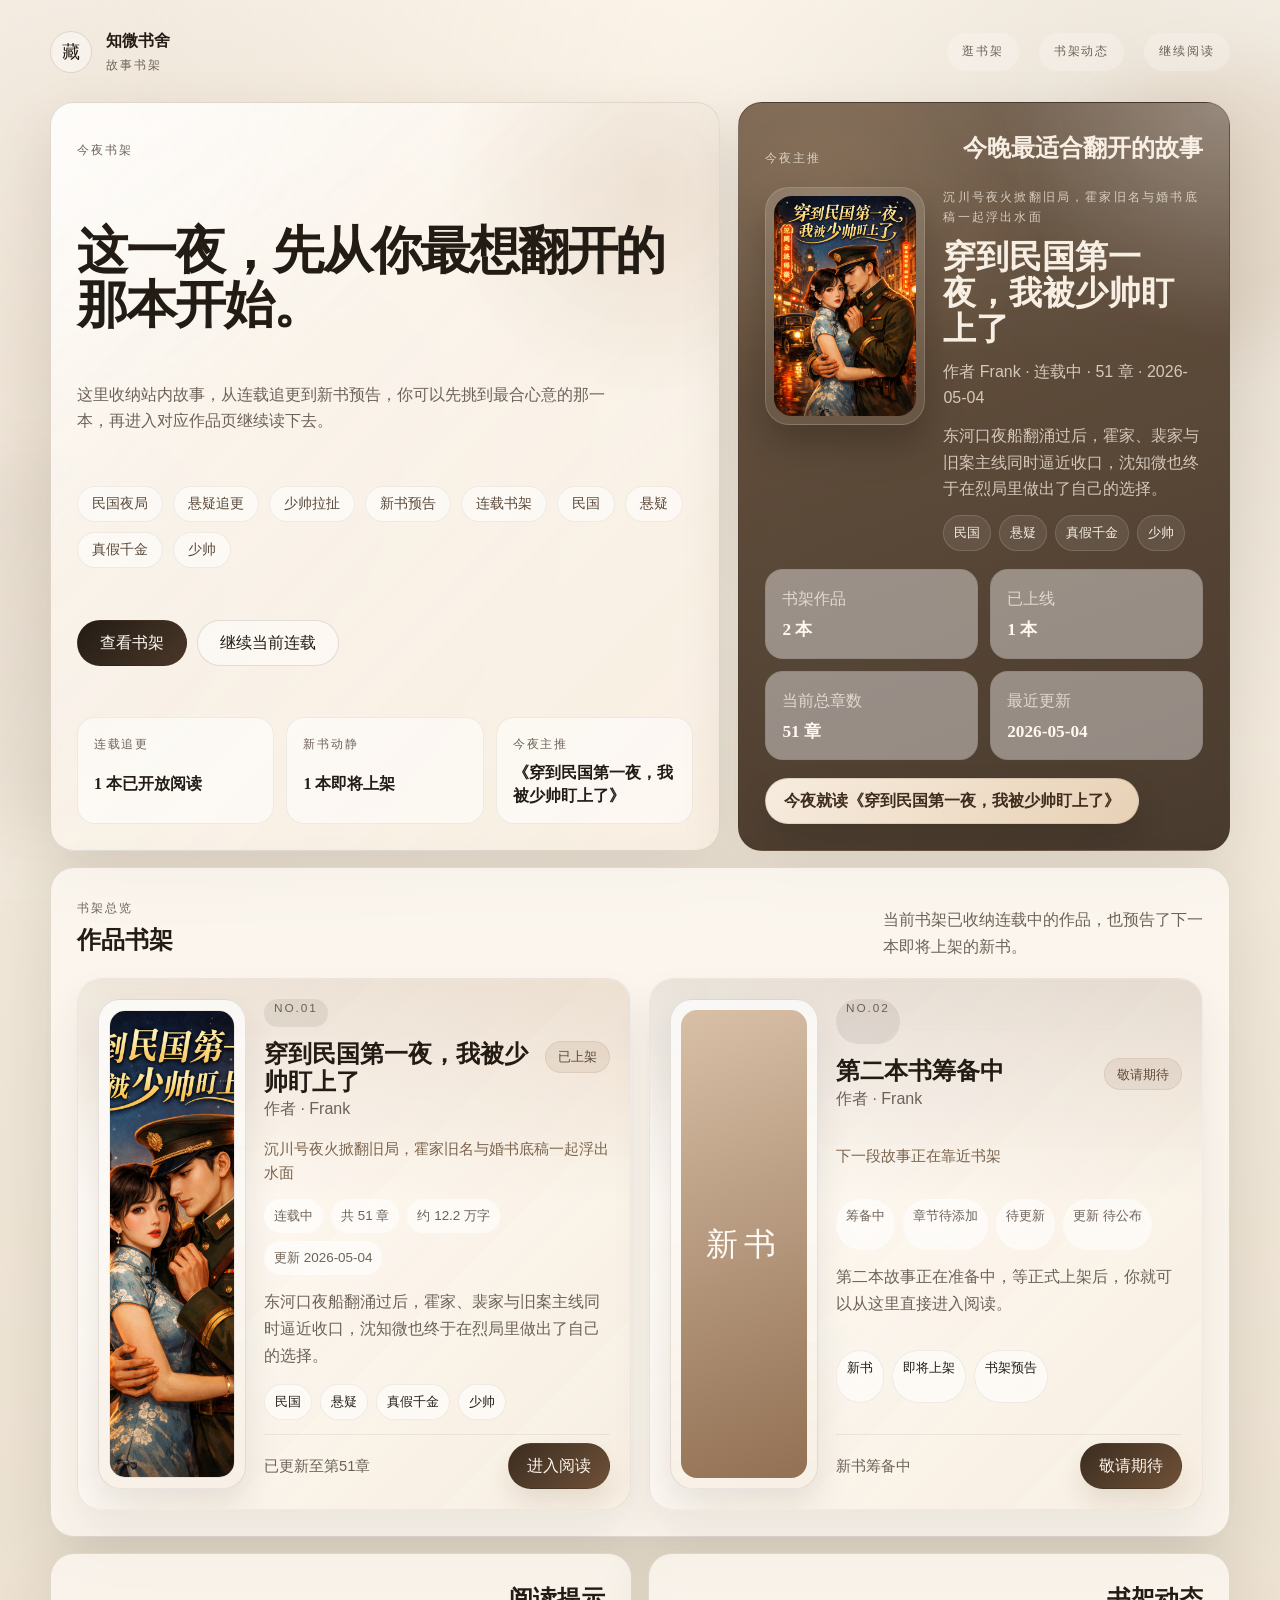
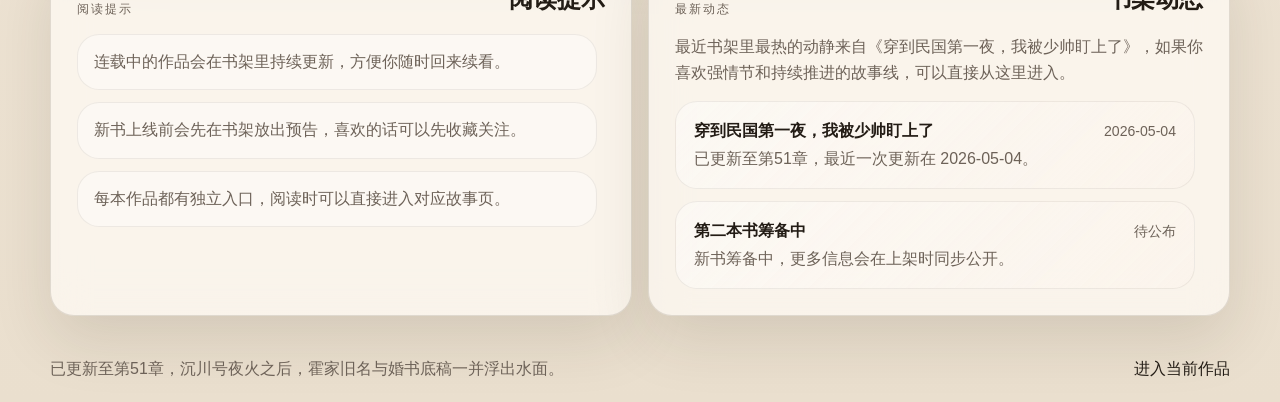
<file: index.html>
﻿<!DOCTYPE html>
<html lang="zh-CN">
<head>
  <meta charset="UTF-8">
  <meta name="viewport" content="width=device-width, initial-scale=1.0">
  <meta
    name="description"
    content="知微书舍书架首页，可在这里挑选想读的作品并进入对应链接。"
  >
  <title>知微书舍 | 书架</title>
  <link rel="stylesheet" href="assets/css/styles.css">
  <script defer src="assets/js/bookshelf-data.js"></script>
  <script defer src="assets/js/app.js"></script>
</head>
<body class="home-page bookshelf-page">
  <div class="ambient ambient-one"></div>
  <div class="ambient ambient-two"></div>

  <header class="site-header fade-section">
    <a class="brand" href="index.html">
      <span class="brand-mark">藏</span>
      <span class="brand-copy">
        <strong id="brand-name">知微书舍</strong>
        <small id="brand-subtitle">故事书架</small>
      </span>
    </a>
    <div class="header-actions">
      <nav class="site-nav">
        <a href="#bookshelf">逛书架</a>
        <a href="#publishing-notes">书架动态</a>
        <a id="header-feature-link" href="reader.html">继续阅读</a>
      </nav>
    </div>
  </header>

  <main class="page-shell">
    <section class="library-hero fade-section">
      <article class="panel library-intro">
        <p class="eyebrow" id="home-eyebrow">书架精选</p>
        <h1 id="home-heading">在书架里，先翻开今晚最对味的那一本。</h1>
        <p class="hero-tagline" id="home-description">
          这里收纳站内作品，你可以先挑喜欢的故事，再进入对应作品页继续阅读。
        </p>
        <div class="hero-marquee" id="hero-marquee"></div>
        <div class="hero-actions">
          <a class="button button-primary" href="#bookshelf">查看书架</a>
          <a class="button button-secondary" id="hero-feature-link" href="reader.html">继续当前连载</a>
        </div>
        <div class="hero-glance" id="hero-glance"></div>
      </article>

      <aside class="panel library-feature">
        <div class="panel-heading">
          <span>今夜主推</span>
          <h2>今晚最适合翻开的故事</h2>
        </div>
        <div class="feature-book-card">
          <div class="feature-book-cover" id="feature-cover"></div>
          <div class="feature-book-body">
            <p class="feature-kicker" id="feature-kicker">今晚主推</p>
            <h3 id="feature-title">主推作品</h3>
            <p class="feature-meta" id="feature-meta">作者 · 更新信息</p>
            <p class="panel-copy feature-summary" id="feature-copy">
              当前更新中的作品会优先显示在这里，方便读者一进站就看到最新连载。
            </p>
            <div class="feature-tags" id="feature-tags"></div>
          </div>
        </div>
        <div class="library-stats" id="library-stats"></div>
        <a class="feature-link" id="feature-link" href="reader.html">进入本周主推</a>
      </aside>
    </section>

    <section class="catalog-section shelf-section fade-section" id="bookshelf">
      <div class="section-heading">
        <div>
          <span>书架总览</span>
          <h2>作品书架</h2>
        </div>
        <p id="bookshelf-description">
          书架会持续收纳更多故事，点击任意封面即可进入对应作品页。
        </p>
      </div>
      <div class="bookshelf-grid" id="bookshelf-grid"></div>
    </section>

    <section class="roadmap-grid fade-section" id="publishing-notes">
      <article class="panel panel-compact">
        <div class="panel-heading">
          <span>阅读提示</span>
          <h2>阅读提示</h2>
        </div>
        <div class="panel-body-scroll">
          <ul class="notes-list" id="publishing-notes-list"></ul>
        </div>
      </article>

      <article class="panel panel-compact">
        <div class="panel-heading">
          <span>最新动态</span>
          <h2>书架动态</h2>
        </div>
        <p class="panel-copy" id="activity-copy">
          首页会优先展示最近有动态的作品，方便你快速进入感兴趣的故事。
        </p>
        <div class="panel-body-scroll">
          <div class="timeline-list" id="bookshelf-activity"></div>
        </div>
      </article>
    </section>
  </main>

  <footer class="site-footer fade-section">
    <p id="footer-copy">知微书舍会持续上新，欢迎从书架里挑选下一本想读的故事。</p>
    <a href="reader.html" id="footer-feature-link">进入当前作品</a>
  </footer>
</body>
</html>
</file>
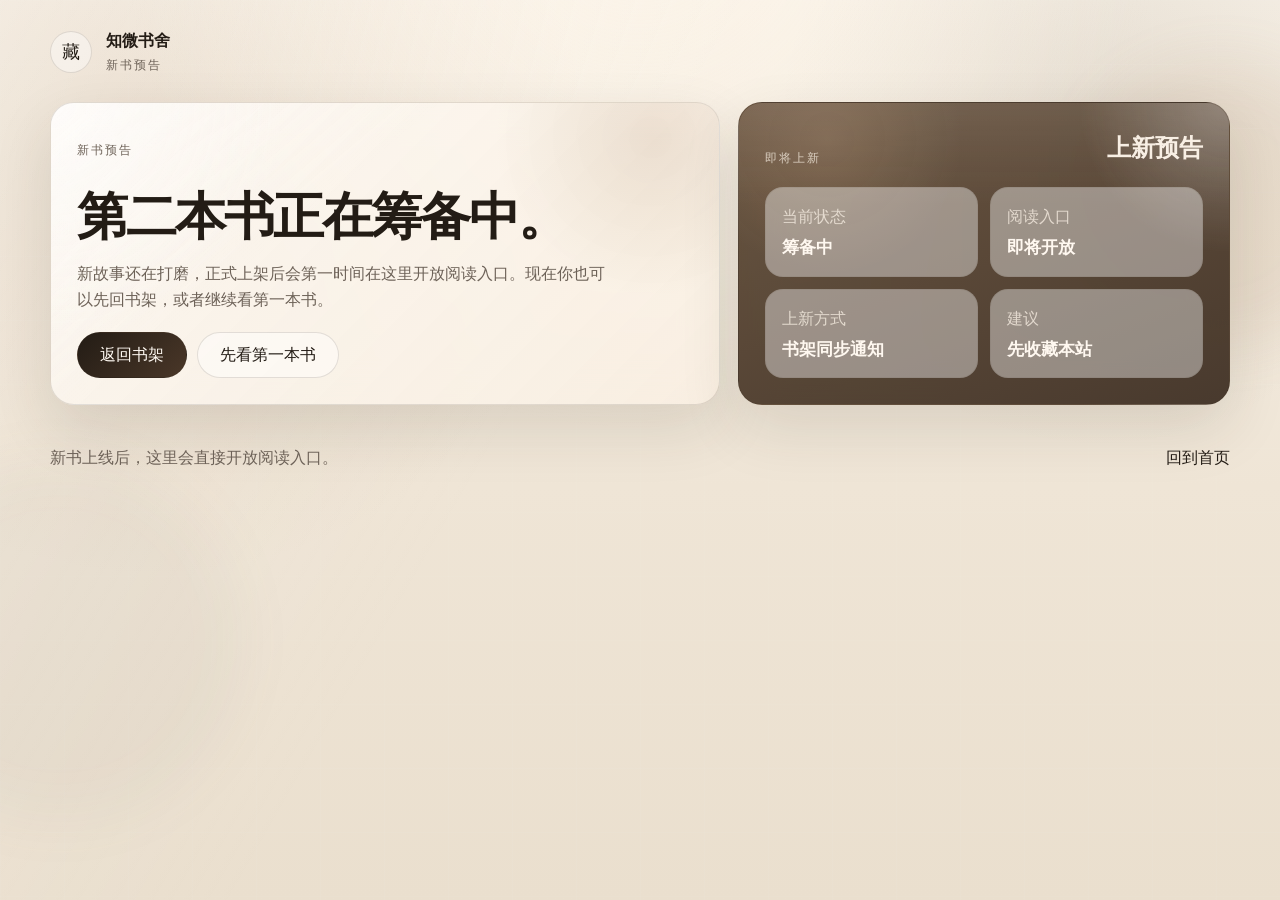
<file: coming-soon.html>
﻿<!DOCTYPE html>
<html lang="zh-CN">
<head>
  <meta charset="UTF-8">
  <meta name="viewport" content="width=device-width, initial-scale=1.0">
  <meta name="description" content="知微书舍新书预告页，第二本书正在筹备中。">
  <title>新书筹备中 | 知微书舍</title>
  <link rel="stylesheet" href="assets/css/styles.css">
</head>
<body class="home-page bookshelf-page">
  <div class="ambient ambient-one"></div>
  <div class="ambient ambient-two"></div>

  <header class="site-header fade-section visible">
    <a class="brand" href="index.html">
      <span class="brand-mark">藏</span>
      <span class="brand-copy">
        <strong>知微书舍</strong>
        <small>新书预告</small>
      </span>
    </a>
  </header>

  <main class="page-shell">
    <section class="library-hero fade-section visible">
      <article class="panel library-intro">
        <p class="eyebrow">新书预告</p>
        <h1>第二本书正在筹备中。</h1>
        <p class="hero-tagline">
          新故事还在打磨，正式上架后会第一时间在这里开放阅读入口。现在你也可以先回书架，或者继续看第一本书。
        </p>
        <div class="hero-actions">
          <a class="button button-primary" href="index.html">返回书架</a>
          <a class="button button-secondary" href="reader.html?chapter=51">先看第一本书</a>
        </div>
      </article>

      <aside class="panel library-feature">
        <div class="panel-heading">
          <span>即将上新</span>
          <h2>上新预告</h2>
        </div>
        <div class="library-stats">
          <div>
            <span>当前状态</span>
            <strong class="library-stat-value">筹备中</strong>
          </div>
          <div>
            <span>阅读入口</span>
            <strong class="library-stat-value">即将开放</strong>
          </div>
          <div>
            <span>上新方式</span>
            <strong class="library-stat-value">书架同步通知</strong>
          </div>
          <div>
            <span>建议</span>
            <strong class="library-stat-value">先收藏本站</strong>
          </div>
        </div>
      </aside>
    </section>
  </main>

  <footer class="site-footer fade-section visible">
    <p>新书上线后，这里会直接开放阅读入口。</p>
    <a href="index.html">回到首页</a>
  </footer>
</body>
</html>
</file>
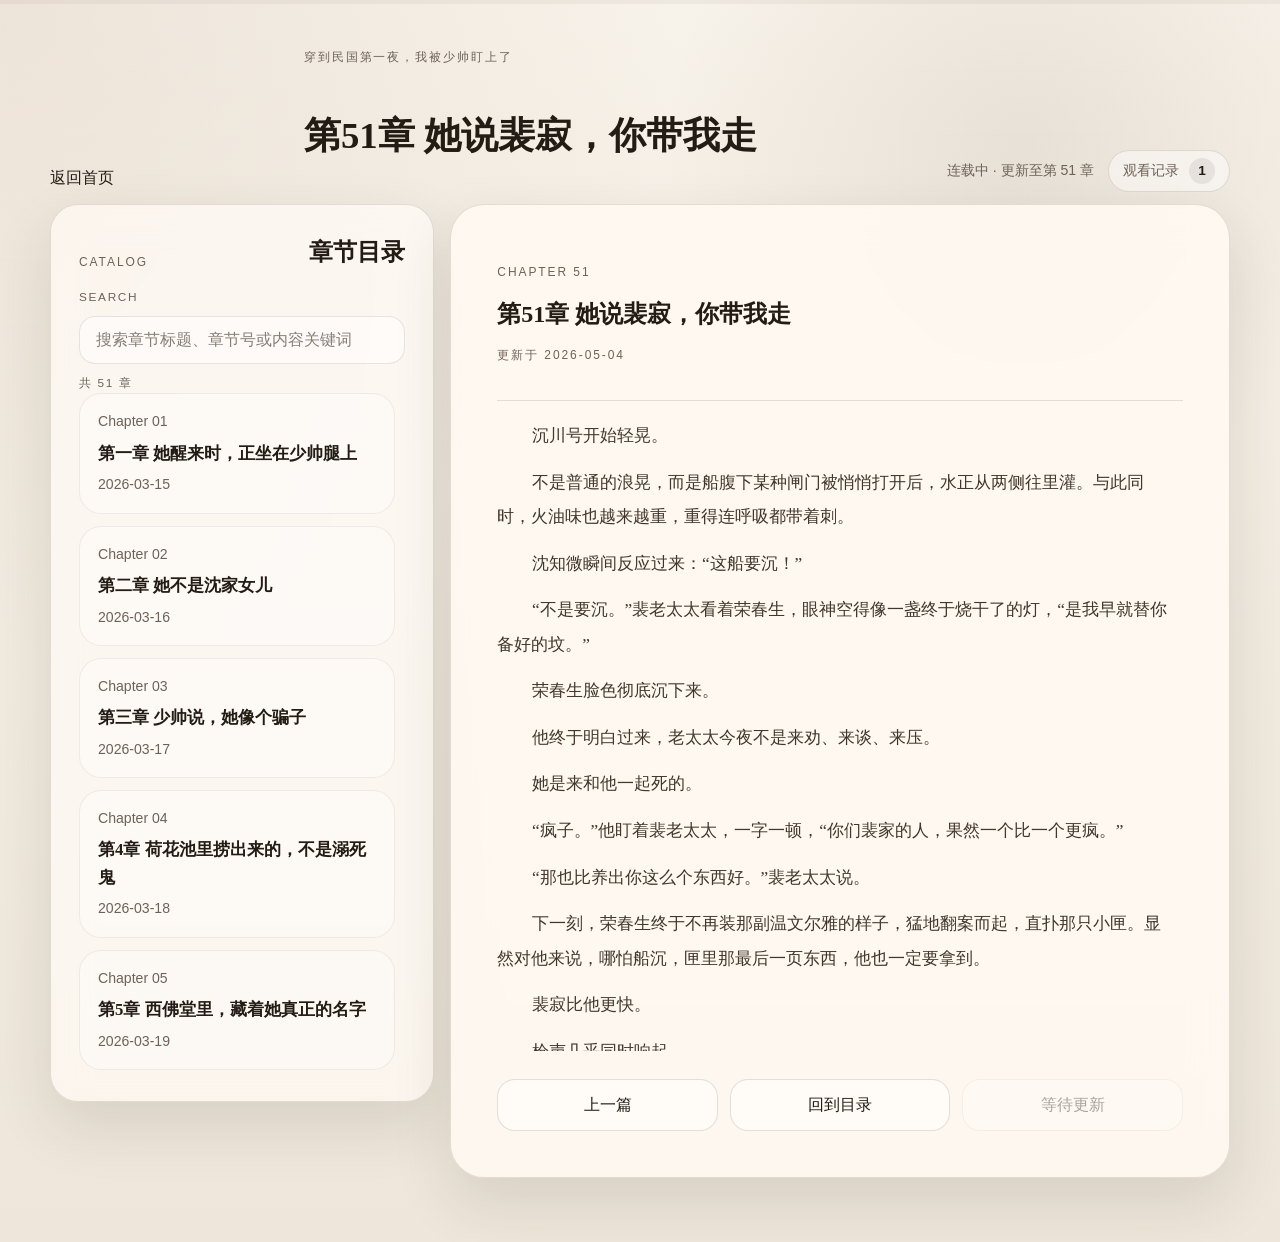
<file: reader.html>
<!DOCTYPE html>
<html lang="zh-CN">
<head>
  <meta charset="UTF-8">
  <meta name="viewport" content="width=device-width, initial-scale=1.0">
  <meta name="description" content="小说章节阅读页。">
  <title>章节阅读 | 小说站</title>
  <link rel="stylesheet" href="assets/css/styles.css">
  <script defer src="assets/js/novel-data.js"></script>
  <script defer src="assets/js/reader.js"></script>
</head>
<body class="reader-page">
  <div class="reader-progress">
    <span id="reading-progress-bar"></span>
  </div>

  <header class="reader-header visible">
    <a class="reader-home-link" href="index.html">返回首页</a>
    <div class="reader-header-copy">
      <p id="reader-site-title">Novel Residence</p>
      <h1 id="reader-chapter-title">章节标题</h1>
    </div>
    <div class="reader-header-actions">
      <div class="reader-header-meta" id="reader-header-meta"></div>
      <details class="history-widget">
        <summary class="history-trigger">
          <span>观看记录</span>
          <strong id="reader-history-count">0</strong>
        </summary>
        <div class="history-panel">
          <div class="history-panel-head">
            <span>Recent</span>
            <h2>最近阅读</h2>
          </div>
          <div class="history-list" id="reader-history-list"></div>
          <p class="history-empty" id="reader-history-empty" hidden>还没有阅读记录，读过章节后这里会自动出现。</p>
        </div>
      </details>
    </div>
  </header>

  <main class="reader-layout">
    <aside class="reader-sidebar visible">
      <div class="sidebar-heading">
        <span>Catalog</span>
        <h2>章节目录</h2>
      </div>
      <div class="reader-search">
        <label class="search-box" for="reader-chapter-search">
          <span>Search</span>
          <input
            id="reader-chapter-search"
            type="search"
            inputmode="search"
            autocomplete="off"
            placeholder="搜索章节标题、章节号或内容关键词"
          >
        </label>
        <p class="search-summary" id="reader-search-summary">共 0 章</p>
      </div>
      <div class="reader-catalog" id="reader-catalog"></div>
      <p class="search-empty" id="reader-search-empty" hidden>暂时没有找到相关章节，换个关键词再试试。</p>
    </aside>

    <article class="reader-article visible">
      <div class="reader-article-head">
        <p class="eyebrow" id="reader-chapter-label">Chapter</p>
        <h2 id="reader-article-title">章节标题</h2>
        <p class="reader-article-meta" id="reader-article-meta">更新于 2026-04-01</p>
      </div>

      <div class="reader-copy is-loading" id="chapter-content">
        <p>正在加载章节内容...</p>
      </div>

      <nav class="reader-nav" id="reader-nav"></nav>
    </article>
  </main>
</body>
</html>
</file>
<file: assets/css/styles.css>
:root {
  --bg: #f3ede3;
  --bg-strong: rgba(255, 250, 242, 0.76);
  --surface: rgba(255, 251, 246, 0.72);
  --surface-strong: rgba(255, 249, 241, 0.92);
  --border: rgba(69, 54, 37, 0.14);
  --text: #231c15;
  --muted: #6d6258;
  --accent: #8a6341;
  --accent-soft: #d9c4ae;
  --shadow: 0 24px 60px rgba(52, 39, 26, 0.12);
  --serif: "Iowan Old Style", "Palatino Linotype", "Noto Serif SC", "Songti SC", serif;
  --sans: "Avenir Next", "Segoe UI", "PingFang SC", "Hiragino Sans GB", sans-serif;
  --max-width: 1180px;
}

* {
  box-sizing: border-box;
}

html {
  scroll-behavior: smooth;
}

body {
  margin: 0;
  min-height: 100vh;
  color: var(--text);
  background:
    radial-gradient(circle at top left, rgba(167, 128, 94, 0.12), transparent 38%),
    radial-gradient(circle at 80% 12%, rgba(110, 84, 58, 0.1), transparent 24%),
    linear-gradient(180deg, #f7f2ea 0%, #f1eadf 54%, #eee6da 100%);
  font-family: var(--sans);
  line-height: 1.65;
  overflow-x: hidden;
}

body::before {
  position: fixed;
  inset: 0;
  background-image:
    linear-gradient(rgba(255, 255, 255, 0.18) 1px, transparent 1px),
    linear-gradient(90deg, rgba(255, 255, 255, 0.18) 1px, transparent 1px);
  background-size: 64px 64px;
  opacity: 0.24;
  content: "";
  pointer-events: none;
}

a {
  color: inherit;
  text-decoration: none;
}

button,
a {
  transition:
    transform 240ms ease,
    border-color 240ms ease,
    background-color 240ms ease,
    color 240ms ease,
    opacity 240ms ease;
}

.ambient {
  position: fixed;
  border-radius: 999px;
  filter: blur(28px);
  opacity: 0.5;
  pointer-events: none;
}

.ambient-one {
  top: 64px;
  right: -80px;
  width: 280px;
  height: 280px;
  background: rgba(176, 136, 99, 0.24);
}

.ambient-two {
  bottom: 80px;
  left: -120px;
  width: 360px;
  height: 360px;
  background: rgba(120, 112, 96, 0.12);
}

.site-header,
.page-shell,
.site-footer,
.reader-header,
.reader-layout {
  position: relative;
  z-index: 1;
}

.site-header,
.reader-header {
  z-index: 12;
}

.site-header,
.site-footer,
.reader-header,
.reader-layout {
  width: min(calc(100% - 32px), var(--max-width));
  margin-inline: auto;
}

.site-header,
.reader-header {
  display: flex;
  align-items: center;
  justify-content: space-between;
  gap: 20px;
  padding: 28px 0 12px;
}

.brand,
.reader-home-link {
  display: inline-flex;
  align-items: center;
  gap: 14px;
}

.brand-mark {
  display: grid;
  place-items: center;
  width: 42px;
  height: 42px;
  border: 1px solid var(--border);
  border-radius: 50%;
  background: rgba(255, 255, 255, 0.4);
  font-family: var(--serif);
  font-size: 1.15rem;
}

.brand-copy,
.reader-header-copy {
  display: flex;
  flex-direction: column;
  gap: 2px;
}

.brand-copy strong,
.reader-header-copy h1 {
  font-family: var(--serif);
  font-size: 1rem;
  font-weight: 600;
}

.brand-copy small,
.reader-header-copy p,
.site-nav a,
.section-heading span,
.panel-heading span,
.sidebar-heading span,
.status-label,
.eyebrow,
.reader-article-meta {
  letter-spacing: 0.16em;
  text-transform: uppercase;
  font-size: 0.75rem;
  color: var(--muted);
}

.site-nav {
  display: inline-flex;
  gap: 20px;
  flex-wrap: wrap;
}

.header-actions,
.reader-header-actions {
  display: flex;
  align-items: center;
  justify-content: flex-end;
  gap: 14px;
}

.reader-header-actions {
  min-width: 0;
}

.site-nav a:hover,
.reader-home-link:hover,
.site-footer a:hover {
  color: var(--accent);
}

.history-widget {
  position: relative;
}

.history-widget[open] {
  z-index: 24;
}

.history-trigger {
  display: inline-flex;
  align-items: center;
  gap: 10px;
  min-height: 42px;
  padding: 0 14px;
  border: 1px solid var(--border);
  border-radius: 999px;
  background: rgba(255, 255, 255, 0.46);
  list-style: none;
  cursor: pointer;
}

.history-trigger::-webkit-details-marker {
  display: none;
}

.history-trigger span {
  color: var(--muted);
  font-size: 0.9rem;
}

.history-trigger strong {
  display: inline-grid;
  place-items: center;
  min-width: 26px;
  height: 26px;
  padding: 0 8px;
  border-radius: 999px;
  background: rgba(35, 28, 21, 0.08);
  font-size: 0.85rem;
  font-weight: 600;
}

.history-widget[open] .history-trigger {
  border-color: rgba(138, 99, 65, 0.32);
  background: rgba(255, 255, 255, 0.7);
}

.history-panel {
  position: absolute;
  top: calc(100% + 12px);
  right: 0;
  z-index: 30;
  width: min(360px, calc(100vw - 32px));
  padding: 18px;
  border: 1px solid var(--border);
  border-radius: 24px;
  background: rgba(255, 251, 246, 0.96);
  backdrop-filter: blur(18px);
  box-shadow: var(--shadow);
}

.history-panel-head {
  display: grid;
  gap: 2px;
  margin-bottom: 14px;
}

.history-panel-head span {
  letter-spacing: 0.16em;
  text-transform: uppercase;
  font-size: 0.72rem;
  color: var(--muted);
}

.history-panel-head h2 {
  margin: 0;
  font-family: var(--serif);
  font-size: 1.08rem;
  font-weight: 600;
}

.history-list {
  display: grid;
  gap: 10px;
  max-height: 320px;
  overflow-y: auto;
  scrollbar-width: thin;
  scrollbar-color: rgba(138, 99, 65, 0.34) transparent;
}

.history-entry {
  display: grid;
  gap: 6px;
  padding: 14px 16px;
  border: 1px solid rgba(69, 54, 37, 0.08);
  border-radius: 18px;
  background: rgba(255, 255, 255, 0.62);
}

.history-entry:hover {
  transform: translateY(-2px);
  border-color: rgba(138, 99, 65, 0.36);
}

.history-entry-top {
  display: flex;
  justify-content: space-between;
  gap: 12px;
  align-items: baseline;
}

.history-entry-top strong {
  font-family: var(--serif);
  font-size: 1rem;
  font-weight: 600;
}

.history-entry-top span,
.history-entry p,
.history-empty {
  color: var(--muted);
}

.history-entry p,
.history-empty {
  margin: 0;
}

.page-shell {
  width: min(calc(100% - 32px), var(--max-width));
  margin: 14px auto 40px;
}

.hero-grid,
.home-content-grid,
.reader-layout {
  display: grid;
  gap: 16px;
}

.hero-grid {
  grid-template-columns: minmax(280px, 0.9fr) minmax(0, 1.5fr);
  align-items: stretch;
}

.hero-card,
.status-card,
.panel,
.reader-sidebar,
.reader-article {
  border: 1px solid var(--border);
  background: var(--surface);
  backdrop-filter: blur(18px);
  box-shadow: var(--shadow);
}

.hero-card,
.status-card,
.panel {
  padding: 26px;
  border-radius: 24px;
}

.hero-card {
  display: flex;
  flex-direction: column;
  align-self: stretch;
  min-height: 100%;
  gap: 14px;
}

.hero-card h1,
.reader-article-head h2,
.section-heading h2,
.panel-heading h2,
.sidebar-heading h2 {
  margin: 0;
  font-family: var(--serif);
  font-weight: 600;
}

.hero-card h1 {
  max-width: none;
  width: 100%;
  font-size: clamp(1.08rem, 2.35vw, 2.45rem);
  line-height: 1.1;
  letter-spacing: -0.03em;
  white-space: nowrap;
  overflow: hidden;
  text-overflow: ellipsis;
}

.hero-tagline,
.copy-stack p,
.notes-list li,
.chapter-card p,
.timeline-item p,
.reader-copy p {
  color: var(--muted);
}

.hero-tagline {
  max-width: 60ch;
  margin: 0;
  font-size: 1rem;
}

.mini-heading {
  display: flex;
  justify-content: space-between;
  align-items: end;
  gap: 16px;
}

.mini-heading span {
  letter-spacing: 0.16em;
  text-transform: uppercase;
  font-size: 0.75rem;
  color: var(--muted);
}

.mini-heading h2 {
  margin: 0;
  font-family: var(--serif);
  font-size: 1.18rem;
  font-weight: 600;
}

.hero-synopsis-block {
  display: grid;
  gap: 10px;
  padding: 14px 16px;
  border: 1px solid rgba(69, 54, 37, 0.08);
  border-radius: 20px;
  background: rgba(255, 255, 255, 0.34);
}

.hero-synopsis {
  max-height: 250px;
  padding-right: 8px;
  overflow-y: auto;
  overflow-x: hidden;
  scrollbar-width: thin;
  scrollbar-color: rgba(138, 99, 65, 0.34) transparent;
}

.hero-actions {
  display: flex;
  gap: 10px;
  flex-wrap: wrap;
  margin: 2px 0 0;
}

.button {
  display: inline-flex;
  align-items: center;
  justify-content: center;
  min-height: 46px;
  padding: 0 22px;
  border-radius: 999px;
  border: 1px solid var(--border);
}

.button:hover {
  transform: translateY(-2px);
}

.button-primary {
  background: linear-gradient(135deg, #231c15 0%, #4a3728 100%);
  color: #fffaf3;
}

.button-secondary,
.reader-nav-link,
.catalog-link {
  background: rgba(255, 255, 255, 0.46);
}

.hero-meta {
  display: grid;
  grid-template-columns: repeat(3, minmax(0, 1fr));
  gap: 12px;
  margin: 2px 0 0;
}

.hero-meta div {
  padding-top: 10px;
  border-top: 1px solid var(--border);
}

.hero-meta dt {
  margin-bottom: 6px;
  font-size: 0.76rem;
  letter-spacing: 0.14em;
  text-transform: uppercase;
  color: var(--muted);
}

.hero-meta dd {
  margin: 0;
  font-family: var(--serif);
  font-size: 1.05rem;
}

.status-card {
  display: flex;
  flex-direction: column;
  min-height: 100%;
  gap: 14px;
}

.status-top {
  display: grid;
  grid-template-columns: minmax(132px, 164px) minmax(0, 1fr);
  gap: 14px;
  align-items: center;
}

.cover-frame {
  margin: 0;
  padding: 8px;
  border: 1px solid rgba(69, 54, 37, 0.12);
  border-radius: 22px;
  background:
    linear-gradient(180deg, rgba(255, 255, 255, 0.72) 0%, rgba(247, 239, 229, 0.82) 100%);
  box-shadow:
    inset 0 1px 0 rgba(255, 255, 255, 0.7),
    0 22px 42px rgba(52, 39, 26, 0.12);
}

.cover-frame img {
  display: block;
  width: 100%;
  max-width: 164px;
  margin-inline: auto;
  aspect-ratio: 3 / 4.25;
  object-fit: cover;
  border-radius: 16px;
  border: 1px solid rgba(69, 54, 37, 0.08);
}

.status-summary {
  display: grid;
  gap: 6px;
}

.status-summary h2 {
  margin: 0;
  font-family: var(--serif);
  font-size: 1.55rem;
  font-weight: 600;
}

.status-copy,
.panel-copy {
  margin: 0;
  color: var(--muted);
}

.status-divider {
  height: 1px;
  background: linear-gradient(90deg, var(--accent-soft), transparent);
}

.status-grid {
  display: grid;
  grid-template-columns: repeat(2, minmax(0, 1fr));
  gap: 10px;
}

.status-row {
  display: grid;
  gap: 4px;
  padding: 12px 14px;
  border: 1px solid rgba(69, 54, 37, 0.08);
  border-radius: 18px;
  background: rgba(255, 255, 255, 0.42);
}

.status-row span {
  color: var(--muted);
}

.status-quote {
  margin: 0;
  padding: 14px 0 0;
  border-top: 1px solid var(--border);
  font-family: var(--serif);
  font-size: 1.05rem;
}

.home-content-grid {
  grid-template-columns: repeat(2, minmax(0, 1fr));
  margin-top: 16px;
  align-items: stretch;
}

.panel {
  display: flex;
  flex-direction: column;
  gap: 14px;
}

.panel-compact {
  min-height: 320px;
}

.panel-body-scroll {
  flex: 1;
  min-height: 0;
  max-height: 240px;
  padding-right: 8px;
  overflow-y: auto;
  overflow-x: hidden;
  scrollbar-width: thin;
  scrollbar-color: rgba(138, 99, 65, 0.34) transparent;
}

.panel-heading,
.section-heading,
.sidebar-heading {
  display: flex;
  justify-content: space-between;
  align-items: end;
  gap: 20px;
}

.search-panel,
.reader-search {
  display: grid;
  gap: 10px;
  margin-top: 16px;
}

.search-box {
  display: grid;
  gap: 8px;
}

.search-box span,
.search-summary {
  letter-spacing: 0.14em;
  text-transform: uppercase;
  font-size: 0.74rem;
  color: var(--muted);
}

.search-box input {
  width: 100%;
  min-height: 48px;
  padding: 0 16px;
  border: 1px solid rgba(69, 54, 37, 0.12);
  border-radius: 16px;
  background: rgba(255, 255, 255, 0.52);
  color: var(--text);
  font: inherit;
  outline: none;
}

.search-box input::placeholder {
  color: rgba(109, 98, 88, 0.82);
}

.search-box input:focus {
  border-color: rgba(138, 99, 65, 0.42);
  box-shadow: 0 0 0 3px rgba(138, 99, 65, 0.12);
}

.search-summary,
.search-empty {
  margin: 0;
}

.search-empty {
  margin-top: 16px;
  padding: 14px 16px;
  border: 1px dashed rgba(69, 54, 37, 0.16);
  border-radius: 18px;
  color: var(--muted);
  background: rgba(255, 255, 255, 0.28);
}

.copy-stack,
.notes-list,
.chapter-list,
.timeline-list,
.reader-catalog,
.reader-copy,
.reader-nav {
  display: grid;
  gap: 12px;
}

.notes-list {
  margin: 0;
  padding: 0;
  list-style: none;
}

.notes-list li,
.timeline-item,
.catalog-link,
.chapter-card {
  border: 1px solid rgba(69, 54, 37, 0.08);
  border-radius: 22px;
  background: rgba(255, 255, 255, 0.36);
}

.notes-list li {
  padding: 14px 16px;
}

.catalog-section {
  margin-top: 16px;
  padding: 26px;
  border: 1px solid var(--border);
  border-radius: 24px;
  background: var(--surface);
  backdrop-filter: blur(18px);
  box-shadow: var(--shadow);
}

.section-heading p {
  max-width: 36ch;
  margin: 0;
  color: var(--muted);
}

.chapter-list {
  grid-template-columns: repeat(2, minmax(0, 1fr));
  margin-top: 16px;
}

.chapter-card,
.catalog-link,
.timeline-item {
  padding: 16px 18px;
}

.chapter-card:hover,
.catalog-link:hover,
.timeline-item:hover,
.reader-nav-link:hover {
  transform: translateY(-2px);
  border-color: rgba(138, 99, 65, 0.36);
}

.chapter-card-top,
.timeline-item-top {
  display: flex;
  justify-content: space-between;
  gap: 14px;
  align-items: baseline;
}

.chapter-card strong,
.timeline-item strong,
.catalog-link strong {
  font-family: var(--serif);
  font-size: 1.05rem;
  font-weight: 600;
}

.chapter-card span,
.timeline-item span,
.catalog-link span,
.reader-header-meta,
.reader-chapter-index {
  color: var(--muted);
  font-size: 0.88rem;
}

.site-footer {
  display: flex;
  justify-content: space-between;
  gap: 20px;
  align-items: center;
  padding-bottom: 20px;
}

.site-footer p {
  color: var(--muted);
  margin: 0;
}

.reader-progress {
  position: fixed;
  inset: 0 0 auto;
  height: 4px;
  background: rgba(69, 54, 37, 0.05);
  z-index: 10;
}

.reader-progress span {
  display: block;
  width: 0%;
  height: 100%;
  background: linear-gradient(90deg, #7e5d3f 0%, #b38e67 100%);
}

.reader-header {
  align-items: end;
  padding-top: 36px;
}

.reader-header-copy h1 {
  font-size: clamp(1.6rem, 3vw, 2.3rem);
}

.reader-header-meta {
  text-align: right;
}

.reader-layout {
  grid-template-columns: minmax(280px, 0.7fr) minmax(0, 1.42fr);
  align-items: start;
  margin-bottom: 64px;
}

.reader-sidebar {
  position: sticky;
  top: 24px;
  display: flex;
  flex-direction: column;
  padding: 28px;
  border-radius: 28px;
}

.reader-article {
  display: flex;
  flex-direction: column;
  padding: 46px;
  border-radius: 34px;
  background: var(--surface-strong);
}

.reader-article-head {
  padding-bottom: 22px;
  border-bottom: 1px solid var(--border);
}

.reader-copy {
  padding-top: 18px;
  padding-right: 10px;
  max-height: calc(100vh - 250px);
  overflow-y: auto;
  overflow-x: hidden;
  overscroll-behavior: contain;
}

.reader-catalog {
  padding-right: 10px;
  max-height: calc(100vh - 220px);
  overflow-y: auto;
  overflow-x: hidden;
  overscroll-behavior: contain;
}

.reader-copy.is-loading p {
  text-indent: 0;
  color: var(--muted);
}

.reader-copy p {
  margin: 0;
  font-family: var(--serif);
  font-size: 1.08rem;
  line-height: 2;
  color: #40362d;
  text-indent: 2em;
}

.catalog-link {
  display: grid;
  gap: 6px;
}

.catalog-link.active {
  border-color: rgba(138, 99, 65, 0.42);
  background: rgba(255, 252, 247, 0.74);
}

.reader-catalog,
.reader-copy {
  scrollbar-width: thin;
  scrollbar-color: rgba(138, 99, 65, 0.34) transparent;
}

.reader-nav {
  grid-template-columns: repeat(3, minmax(0, 1fr));
  margin-top: 28px;
}

.reader-nav-link {
  display: inline-flex;
  align-items: center;
  justify-content: center;
  min-height: 52px;
  padding: 0 18px;
  border: 1px solid var(--border);
  border-radius: 18px;
}

.reader-nav-link.disabled {
  opacity: 0.38;
  pointer-events: none;
}

.fade-section {
  opacity: 0;
  transform: translateY(18px);
  transition:
    opacity 700ms ease,
    transform 700ms ease;
}

.fade-section.visible {
  opacity: 1;
  transform: translateY(0);
}

@media (max-width: 980px) {
  .hero-grid,
  .home-content-grid,
  .reader-layout,
  .chapter-list {
    grid-template-columns: 1fr;
  }

  .status-top,
  .status-grid {
    grid-template-columns: 1fr;
  }

  .reader-sidebar {
    position: static;
  }

  .hero-card h1 {
    font-size: clamp(1.08rem, 4.8vw, 1.82rem);
  }

  .reader-layout {
    margin-bottom: 64px;
  }

  .reader-catalog,
  .reader-copy {
    max-height: none;
    overflow: visible;
    padding-right: 0;
  }
}

@media (max-width: 760px) {
  .site-header,
  .reader-header,
  .site-footer {
    flex-direction: column;
    align-items: start;
  }

  .header-actions,
  .reader-header-actions {
    width: 100%;
    justify-content: space-between;
    flex-wrap: wrap;
  }

  .history-panel {
    right: auto;
    left: 0;
  }

  .hero-card,
  .status-card,
  .panel,
  .catalog-section,
  .reader-sidebar,
  .reader-article {
    padding: 20px;
    border-radius: 24px;
  }

  .hero-meta,
  .reader-nav,
  .home-content-grid {
    grid-template-columns: 1fr;
  }

  .panel-compact {
    min-height: 0;
  }

  .panel-body-scroll {
    max-height: none;
    padding-right: 0;
    overflow: visible;
  }

  .site-nav {
    gap: 14px;
  }

  .reader-article {
    padding-top: 30px;
  }
}

.bookshelf-page .site-nav {
  align-items: center;
}

.library-hero,
.roadmap-grid {
  display: grid;
  gap: 16px;
}

.library-hero {
  grid-template-columns: minmax(0, 1.2fr) minmax(300px, 0.88fr);
}

.library-intro,
.library-feature {
  min-height: 100%;
}

.library-intro h1 {
  margin: 0;
  font-family: var(--serif);
  font-size: clamp(2rem, 4vw, 3.55rem);
  line-height: 1.05;
  letter-spacing: -0.04em;
}

.library-intro {
  justify-content: space-between;
}

.library-feature {
  display: grid;
  gap: 18px;
  align-content: start;
}

.library-stats {
  display: grid;
  grid-template-columns: repeat(2, minmax(0, 1fr));
  gap: 12px;
}

.library-stats div {
  display: grid;
  gap: 6px;
  padding: 16px;
  border: 1px solid rgba(69, 54, 37, 0.08);
  border-radius: 18px;
  background: rgba(255, 255, 255, 0.4);
}

.library-stats span,
.shelf-meta span,
.shelf-progress,
.shelf-author {
  color: var(--muted);
}

.library-stat-value {
  font-family: var(--serif);
  font-size: 1.08rem;
  line-height: 1.35;
}

.feature-link,
.shelf-cta {
  display: inline-flex;
  align-items: center;
  justify-content: center;
  min-height: 46px;
  padding: 0 18px;
  border-radius: 999px;
  border: 1px solid rgba(69, 54, 37, 0.12);
  background: rgba(255, 255, 255, 0.56);
}

.feature-link {
  width: fit-content;
}

.feature-link:hover,
.shelf-card:hover .shelf-cta {
  transform: translateY(-2px);
  border-color: rgba(138, 99, 65, 0.34);
}

.shelf-section {
  margin-top: 16px;
}

.bookshelf-grid {
  display: grid;
  grid-template-columns: repeat(2, minmax(0, 1fr));
  gap: 16px;
  margin-top: 18px;
}

.shelf-card {
  display: grid;
  grid-template-columns: minmax(112px, 148px) minmax(0, 1fr);
  gap: 18px;
  padding: 20px;
  border: 1px solid rgba(69, 54, 37, 0.08);
  border-radius: 24px;
  background: rgba(255, 255, 255, 0.34);
  box-shadow: inset 0 1px 0 rgba(255, 255, 255, 0.4);
}

.shelf-card:hover {
  transform: translateY(-4px);
  border-color: rgba(138, 99, 65, 0.36);
}

.shelf-cover {
  min-height: 220px;
  padding: 8px;
  border: 1px solid rgba(69, 54, 37, 0.12);
  border-radius: 22px;
  background: linear-gradient(180deg, rgba(255, 255, 255, 0.72) 0%, rgba(247, 239, 229, 0.82) 100%);
  box-shadow: 0 18px 34px rgba(52, 39, 26, 0.1);
}

.shelf-cover img,
.shelf-cover-fallback {
  display: block;
  width: 100%;
  height: 100%;
  min-height: 204px;
  border-radius: 16px;
}

.shelf-cover img {
  object-fit: cover;
  border: 1px solid rgba(69, 54, 37, 0.08);
}

.shelf-cover-fallback {
  display: grid;
  place-items: center;
  padding: 16px;
  background: linear-gradient(160deg, #d8c0a7 0%, #927053 100%);
  color: #fffaf3;
  font-family: var(--serif);
  font-size: clamp(1.4rem, 3vw, 2rem);
  letter-spacing: 0.2em;
}

.shelf-content {
  display: grid;
  gap: 12px;
  min-width: 0;
}

.shelf-top,
.shelf-footer {
  display: flex;
  justify-content: space-between;
  gap: 12px;
}

.shelf-top {
  align-items: flex-start;
}

.shelf-footer {
  align-items: center;
  margin-top: auto;
}

.shelf-heading {
  min-width: 0;
}

.shelf-heading h3 {
  margin: 0;
  font-family: var(--serif);
  font-size: 1.42rem;
  line-height: 1.15;
}

.shelf-author,
.shelf-summary {
  margin: 0;
}

.shelf-summary {
  color: var(--muted);
}

.shelf-badge {
  display: inline-flex;
  align-items: center;
  min-height: 32px;
  padding: 0 12px;
  border-radius: 999px;
  background: rgba(35, 28, 21, 0.08);
  font-size: 0.82rem;
  white-space: nowrap;
}

.shelf-meta,
.shelf-tags {
  display: flex;
  gap: 8px;
  flex-wrap: wrap;
}

.shelf-meta span,
.shelf-tags span {
  padding: 6px 10px;
  border-radius: 999px;
  background: rgba(255, 255, 255, 0.56);
  font-size: 0.84rem;
}

.shelf-tags span {
  border: 1px solid rgba(69, 54, 37, 0.08);
}

.shelf-progress {
  font-size: 0.92rem;
}

.shelf-activity-item p {
  margin: 0;
}

.roadmap-grid {
  grid-template-columns: repeat(2, minmax(0, 1fr));
  margin-top: 16px;
}

@media (max-width: 980px) {
  .library-hero,
  .bookshelf-grid,
  .roadmap-grid {
    grid-template-columns: 1fr;
  }
}

@media (max-width: 760px) {
  .shelf-card {
    grid-template-columns: 1fr;
  }

  .shelf-cover {
    max-width: 220px;
  }

  .shelf-top,
  .shelf-footer {
    flex-direction: column;
    align-items: flex-start;
  }

  .feature-link,
  .shelf-cta {
    width: 100%;
  }
}

body.bookshelf-page {
  background:
    radial-gradient(circle at 12% 16%, rgba(170, 126, 83, 0.16), transparent 32%),
    radial-gradient(circle at 86% 14%, rgba(100, 78, 55, 0.12), transparent 24%),
    linear-gradient(180deg, #f8f2e8 0%, #efe5d6 54%, #eadfce 100%);
}

body.bookshelf-page::after {
  position: fixed;
  inset: 0;
  background:
    linear-gradient(120deg, rgba(255, 255, 255, 0.16), transparent 42%),
    radial-gradient(circle at 50% -10%, rgba(255, 245, 232, 0.56), transparent 44%);
  content: "";
  pointer-events: none;
}

.bookshelf-page .site-header,
.bookshelf-page .page-shell,
.bookshelf-page .site-footer {
  position: relative;
  z-index: 1;
}

.bookshelf-page .site-nav a {
  display: inline-flex;
  align-items: center;
  min-height: 38px;
  padding: 0 14px;
  border: 1px solid transparent;
  border-radius: 999px;
  background: rgba(255, 255, 255, 0.24);
}

.bookshelf-page .site-nav a:hover {
  border-color: rgba(138, 99, 65, 0.2);
  background: rgba(255, 255, 255, 0.58);
}

.library-hero {
  gap: 18px;
}

.library-intro,
.library-feature,
.shelf-card,
.shelf-activity-item {
  position: relative;
  overflow: hidden;
}

.library-intro {
  background:
    radial-gradient(circle at top left, rgba(255, 255, 255, 0.42), transparent 32%),
    linear-gradient(135deg, rgba(255, 252, 248, 0.78) 0%, rgba(249, 239, 226, 0.88) 100%);
}

.library-intro::before,
.library-feature::before,
.shelf-card::before {
  position: absolute;
  inset: 0;
  pointer-events: none;
  content: "";
}

.library-intro::before {
  background:
    linear-gradient(140deg, rgba(255, 255, 255, 0.34), transparent 38%),
    radial-gradient(circle at 90% 12%, rgba(156, 117, 77, 0.16), transparent 24%);
}

.library-intro > *,
.library-feature > *,
.shelf-card > * {
  position: relative;
  z-index: 1;
}

.hero-marquee {
  display: flex;
  flex-wrap: wrap;
  gap: 10px;
}

.hero-pill {
  display: inline-flex;
  align-items: center;
  min-height: 36px;
  padding: 0 14px;
  border: 1px solid rgba(69, 54, 37, 0.08);
  border-radius: 999px;
  background: rgba(255, 255, 255, 0.54);
  color: #5b4a3c;
  font-size: 0.9rem;
}

.hero-glance {
  display: grid;
  grid-template-columns: repeat(3, minmax(0, 1fr));
  gap: 12px;
}

.hero-glance-item {
  display: grid;
  gap: 6px;
  padding: 16px;
  border: 1px solid rgba(69, 54, 37, 0.08);
  border-radius: 18px;
  background: rgba(255, 255, 255, 0.52);
}

.hero-glance-item span {
  color: var(--muted);
  font-size: 0.78rem;
  letter-spacing: 0.14em;
  text-transform: uppercase;
}

.hero-glance-item strong {
  font-family: var(--serif);
  font-size: 1rem;
  line-height: 1.45;
  font-weight: 600;
}

.library-feature {
  background:
    radial-gradient(circle at top right, rgba(255, 255, 255, 0.28), transparent 26%),
    linear-gradient(160deg, rgba(96, 74, 53, 0.92) 0%, rgba(58, 43, 31, 0.92) 100%);
  color: #f8efe4;
}

.library-feature::before {
  background:
    linear-gradient(180deg, rgba(255, 255, 255, 0.08), transparent 34%),
    radial-gradient(circle at 18% 12%, rgba(201, 166, 128, 0.22), transparent 28%);
}

.library-feature .panel-heading span,
.library-feature .panel-copy,
.library-feature .feature-meta,
.library-feature .feature-kicker,
.library-feature .library-stats span {
  color: rgba(248, 239, 228, 0.76);
}

.feature-book-card {
  display: grid;
  grid-template-columns: minmax(132px, 160px) minmax(0, 1fr);
  gap: 18px;
  align-items: start;
}

.feature-cover-frame {
  min-height: 236px;
  padding: 8px;
  border: 1px solid rgba(255, 245, 232, 0.16);
  border-radius: 24px;
  background: linear-gradient(180deg, rgba(255, 255, 255, 0.12) 0%, rgba(244, 228, 208, 0.08) 100%);
  box-shadow: 0 20px 36px rgba(17, 10, 5, 0.28);
}

.feature-cover-frame img,
.feature-cover-fallback {
  display: block;
  width: 100%;
  min-height: 220px;
  height: 100%;
  border-radius: 18px;
}

.feature-cover-frame img {
  object-fit: cover;
}

.feature-cover-fallback {
  display: grid;
  place-items: center;
  background: linear-gradient(160deg, rgba(223, 191, 156, 0.8) 0%, rgba(133, 96, 61, 0.92) 100%);
  color: #fff7ee;
  font-family: var(--serif);
  font-size: 1.9rem;
  letter-spacing: 0.18em;
}

.feature-book-body {
  display: grid;
  gap: 12px;
}

.feature-kicker {
  margin: 0;
  font-size: 0.76rem;
  letter-spacing: 0.18em;
  text-transform: uppercase;
}

.feature-book-body h3 {
  margin: 0;
  font-family: var(--serif);
  font-size: clamp(1.52rem, 2.6vw, 2.2rem);
  line-height: 1.08;
}

.feature-meta,
.feature-summary {
  margin: 0;
}

.feature-tags {
  display: flex;
  gap: 8px;
  flex-wrap: wrap;
}

.feature-tags span {
  padding: 6px 10px;
  border: 1px solid rgba(255, 245, 232, 0.14);
  border-radius: 999px;
  background: rgba(255, 255, 255, 0.08);
  font-size: 0.84rem;
}

.library-stat-card {
  border: 1px solid rgba(255, 245, 232, 0.12);
  background: rgba(255, 255, 255, 0.06);
}

.library-feature .library-stat-value {
  color: #fff8f0;
}

.feature-link {
  background: linear-gradient(135deg, #f7ecdf 0%, #e8d1b5 100%);
  color: #3f2d1f;
  font-weight: 600;
  box-shadow: 0 16px 30px rgba(23, 14, 7, 0.18);
}

.feature-link:hover {
  color: #2e2015;
}

.bookshelf-grid {
  gap: 18px;
}

.shelf-card {
  min-height: 302px;
  background:
    linear-gradient(135deg, rgba(255, 253, 249, 0.86) 0%, rgba(247, 236, 222, 0.78) 100%);
  box-shadow:
    inset 0 1px 0 rgba(255, 255, 255, 0.56),
    0 22px 40px rgba(67, 49, 32, 0.08);
}

.shelf-card::before {
  background:
    linear-gradient(180deg, rgba(165, 124, 82, 0.18), transparent 42%),
    linear-gradient(90deg, rgba(255, 255, 255, 0.24), transparent 28%);
}

.shelf-card:nth-child(2n)::before {
  background:
    linear-gradient(180deg, rgba(118, 88, 59, 0.16), transparent 42%),
    linear-gradient(90deg, rgba(255, 255, 255, 0.24), transparent 28%);
}

.shelf-cover {
  min-height: 236px;
  padding: 10px;
}

.shelf-cover img,
.shelf-cover-fallback {
  transition:
    transform 320ms ease,
    filter 320ms ease;
}

.shelf-card:hover .shelf-cover img,
.shelf-card:hover .shelf-cover-fallback {
  transform: scale(1.02);
  filter: saturate(1.04);
}

.shelf-content {
  gap: 14px;
}

.shelf-serial {
  display: inline-flex;
  width: fit-content;
  min-height: 28px;
  padding: 0 10px;
  border-radius: 999px;
  background: rgba(35, 28, 21, 0.08);
  color: #705f4f;
  font-size: 0.74rem;
  letter-spacing: 0.16em;
  text-transform: uppercase;
}

.shelf-lead {
  margin: 0;
  color: #7a634d;
  font-size: 0.94rem;
  line-height: 1.6;
}

.shelf-heading h3 {
  font-size: 1.5rem;
}

.shelf-badge {
  border: 1px solid rgba(138, 99, 65, 0.12);
  background: rgba(138, 99, 65, 0.1);
  color: #5f4936;
}

.shelf-meta span,
.shelf-tags span {
  backdrop-filter: blur(8px);
}

.shelf-summary {
  font-size: 0.98rem;
  line-height: 1.72;
}

.shelf-footer {
  padding-top: 8px;
  border-top: 1px solid rgba(69, 54, 37, 0.08);
}

.shelf-cta {
  background: linear-gradient(135deg, #3b2d20 0%, #6f5138 100%);
  border-color: rgba(69, 54, 37, 0.08);
  color: #fff6ed;
  box-shadow: 0 14px 24px rgba(67, 49, 32, 0.1);
}

.shelf-card:hover .shelf-cta {
  color: #fff6ed;
}

.shelf-activity-item {
  background:
    linear-gradient(135deg, rgba(255, 255, 255, 0.42) 0%, rgba(251, 244, 236, 0.76) 100%);
}

.shelf-activity-item strong {
  font-size: 1.02rem;
}

.shelf-activity-item p {
  line-height: 1.7;
}

@media (max-width: 980px) {
  .hero-glance {
    grid-template-columns: repeat(2, minmax(0, 1fr));
  }

  .feature-book-card {
    grid-template-columns: minmax(120px, 152px) minmax(0, 1fr);
  }
}

@media (max-width: 760px) {
  .hero-glance,
  .library-stats {
    grid-template-columns: 1fr;
  }

  .feature-book-card {
    grid-template-columns: 1fr;
  }

  .feature-cover-frame,
  .shelf-cover {
    max-width: 220px;
  }

  .bookshelf-page .site-nav a {
    padding: 0 12px;
  }
}
</file>
